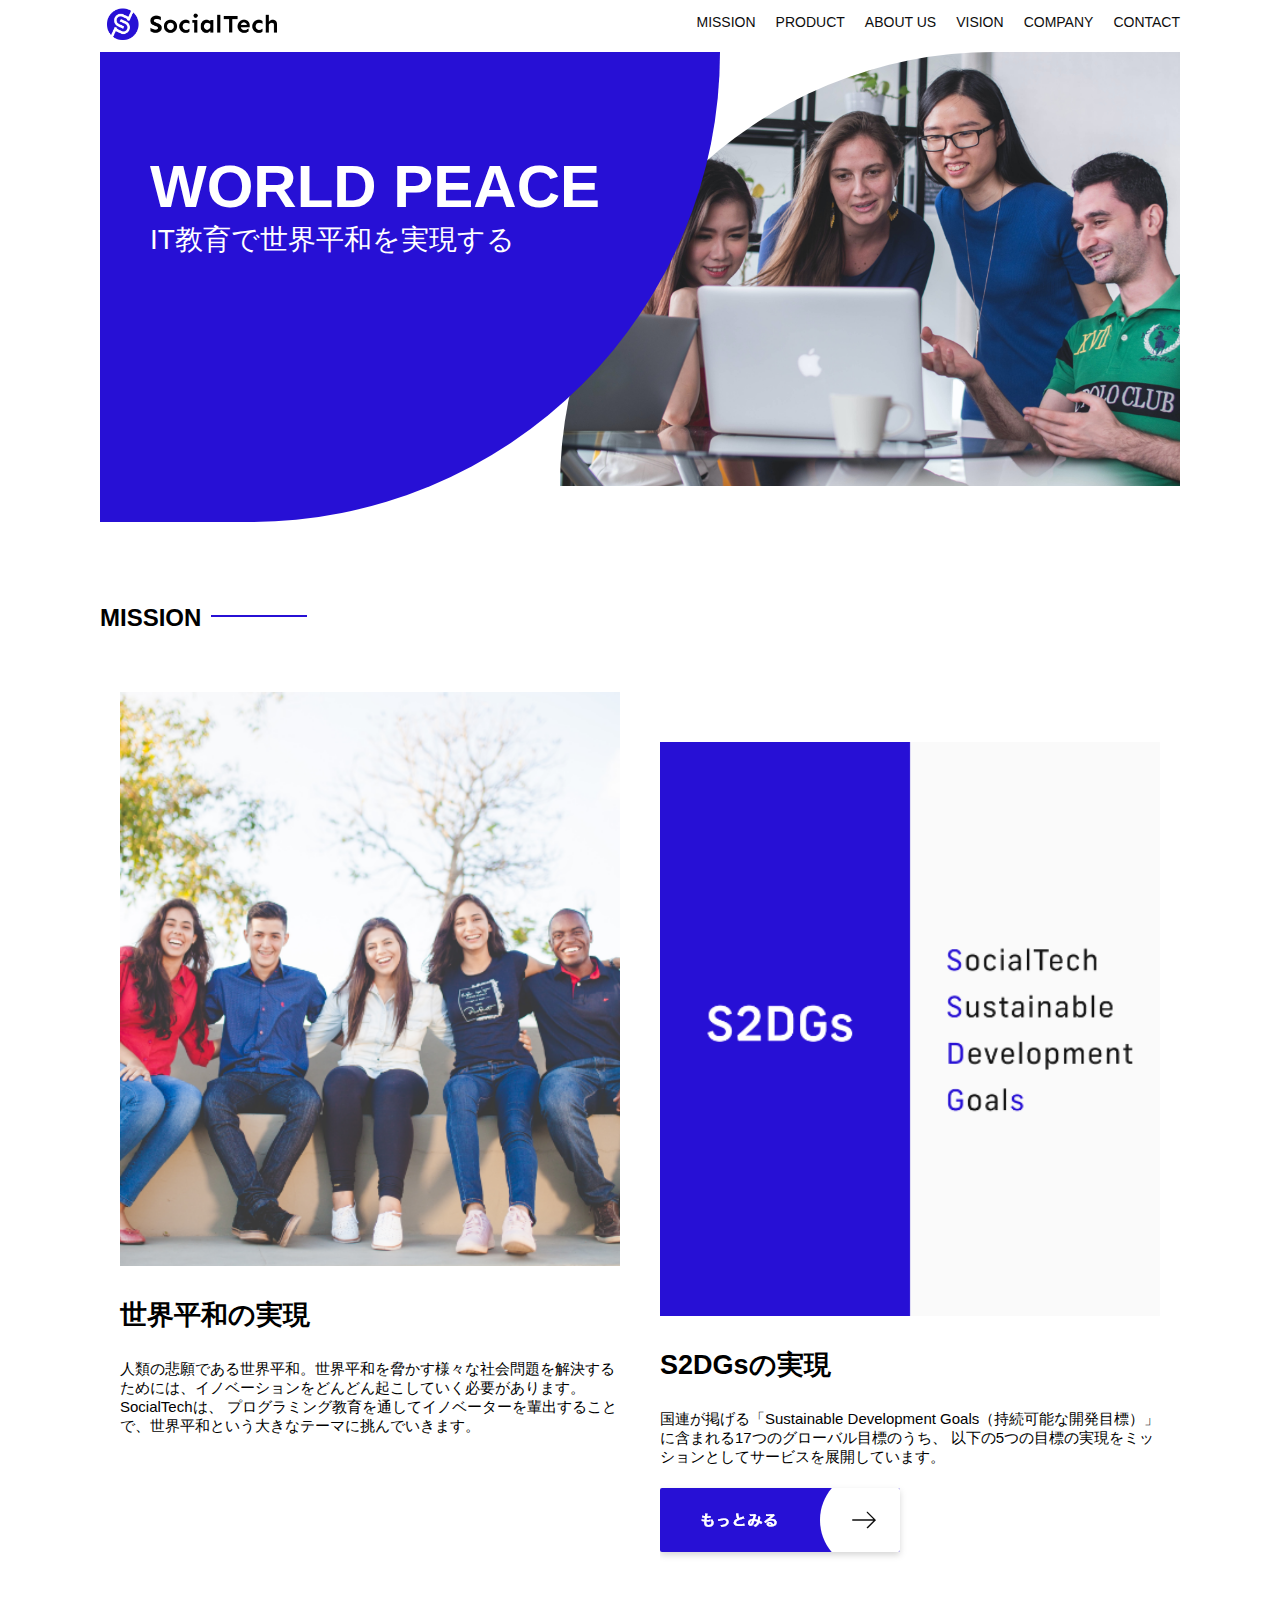
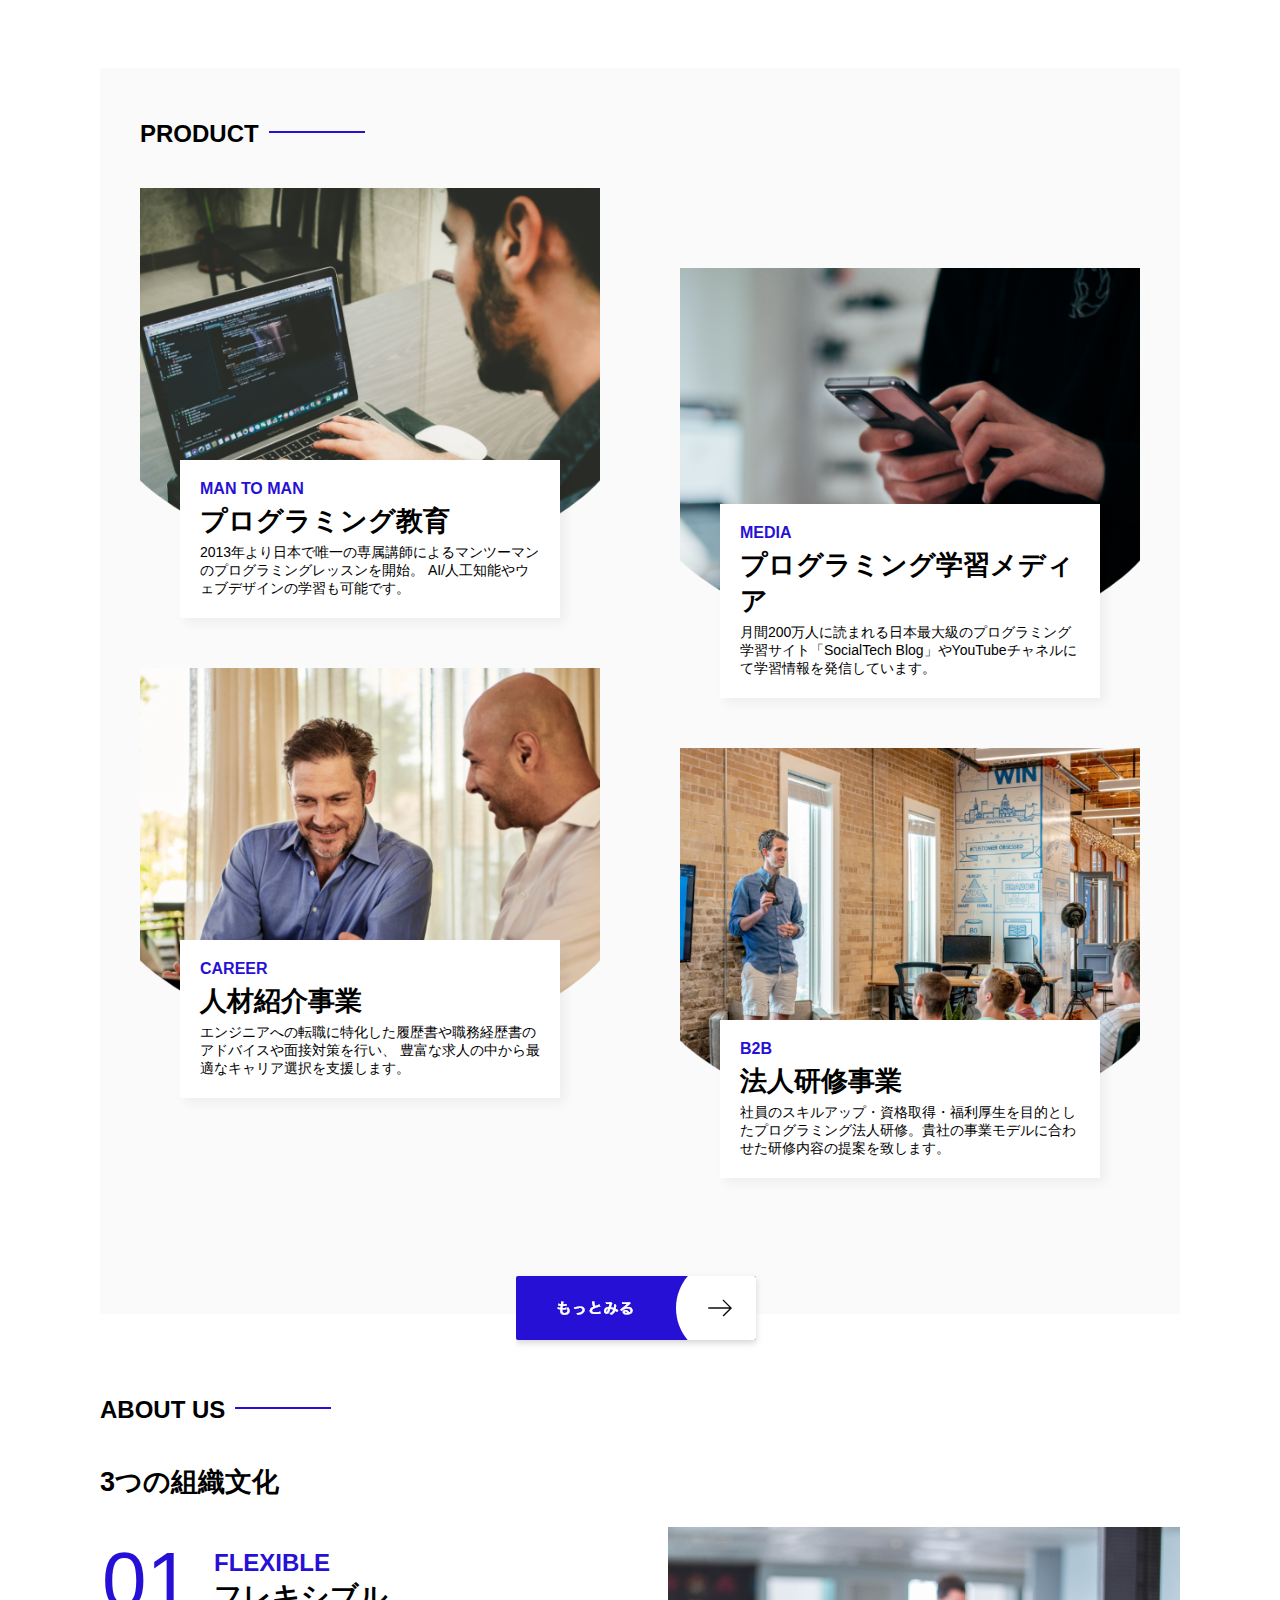
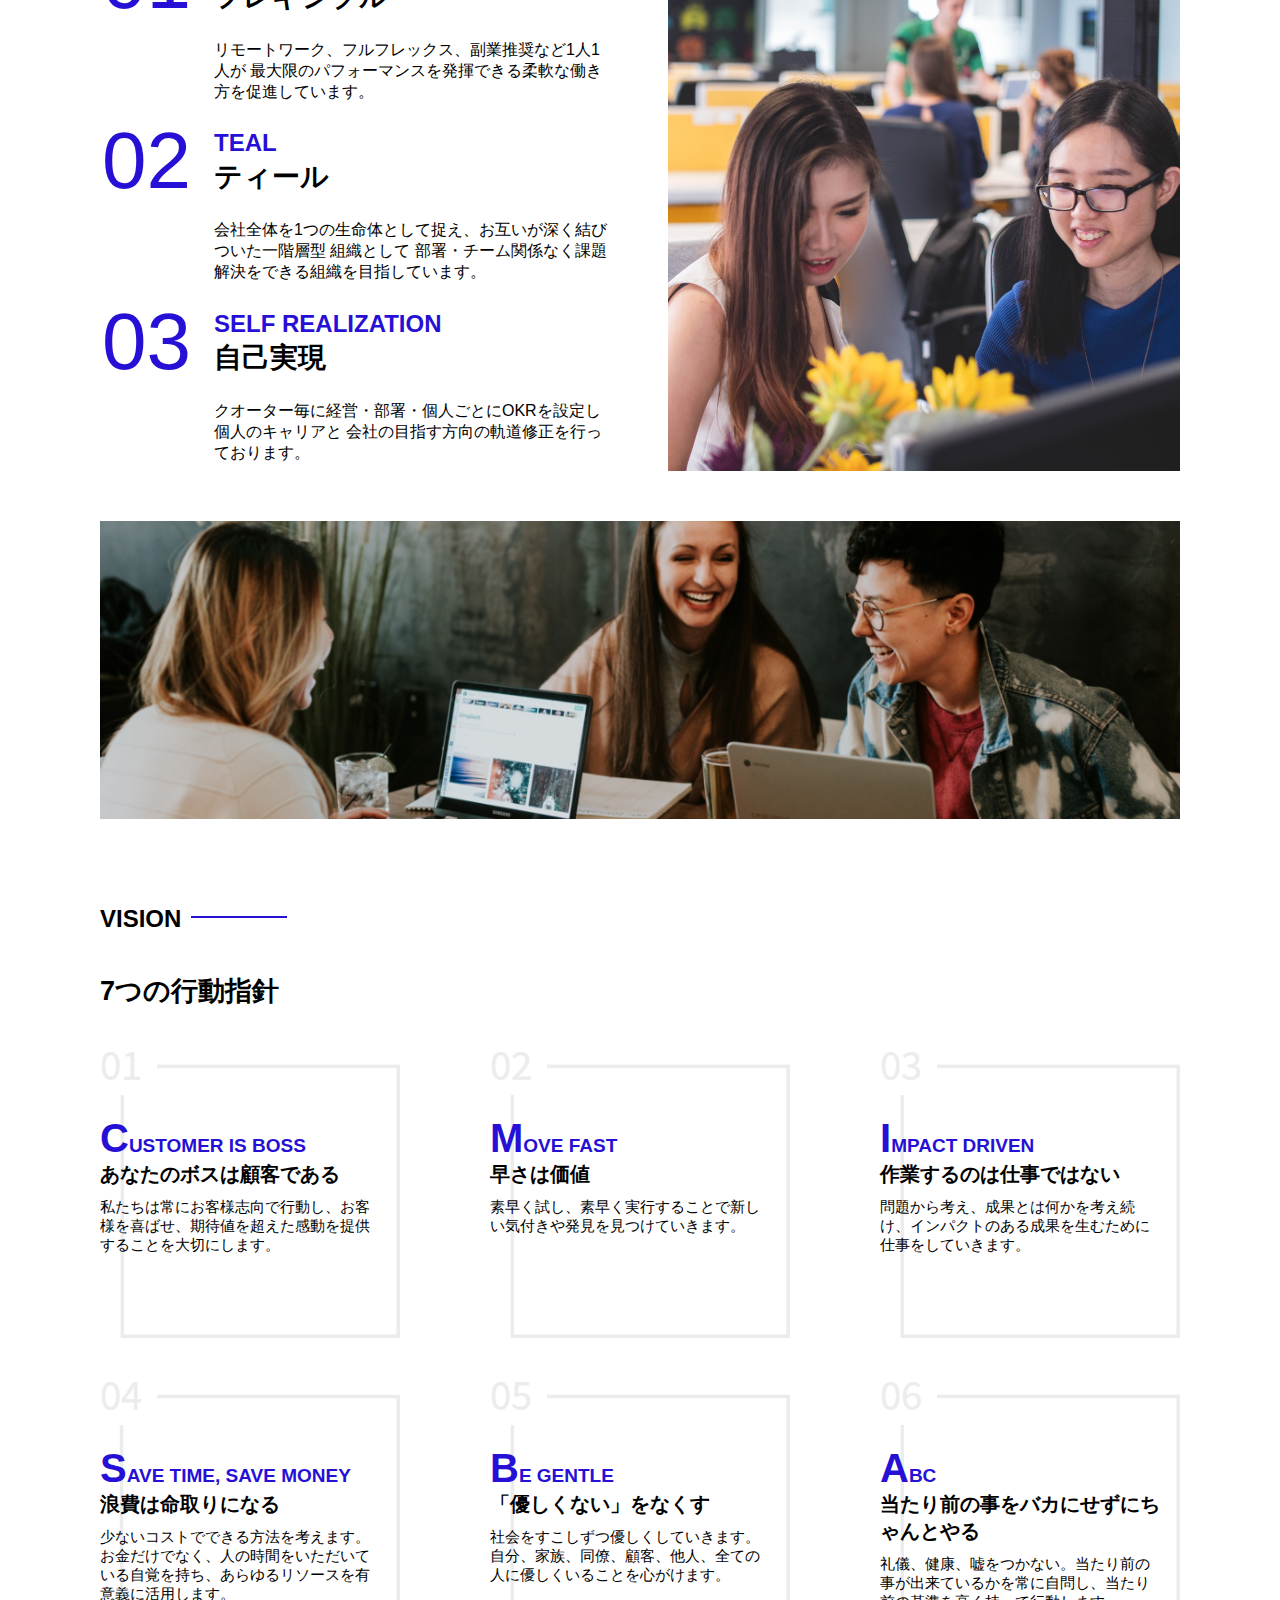
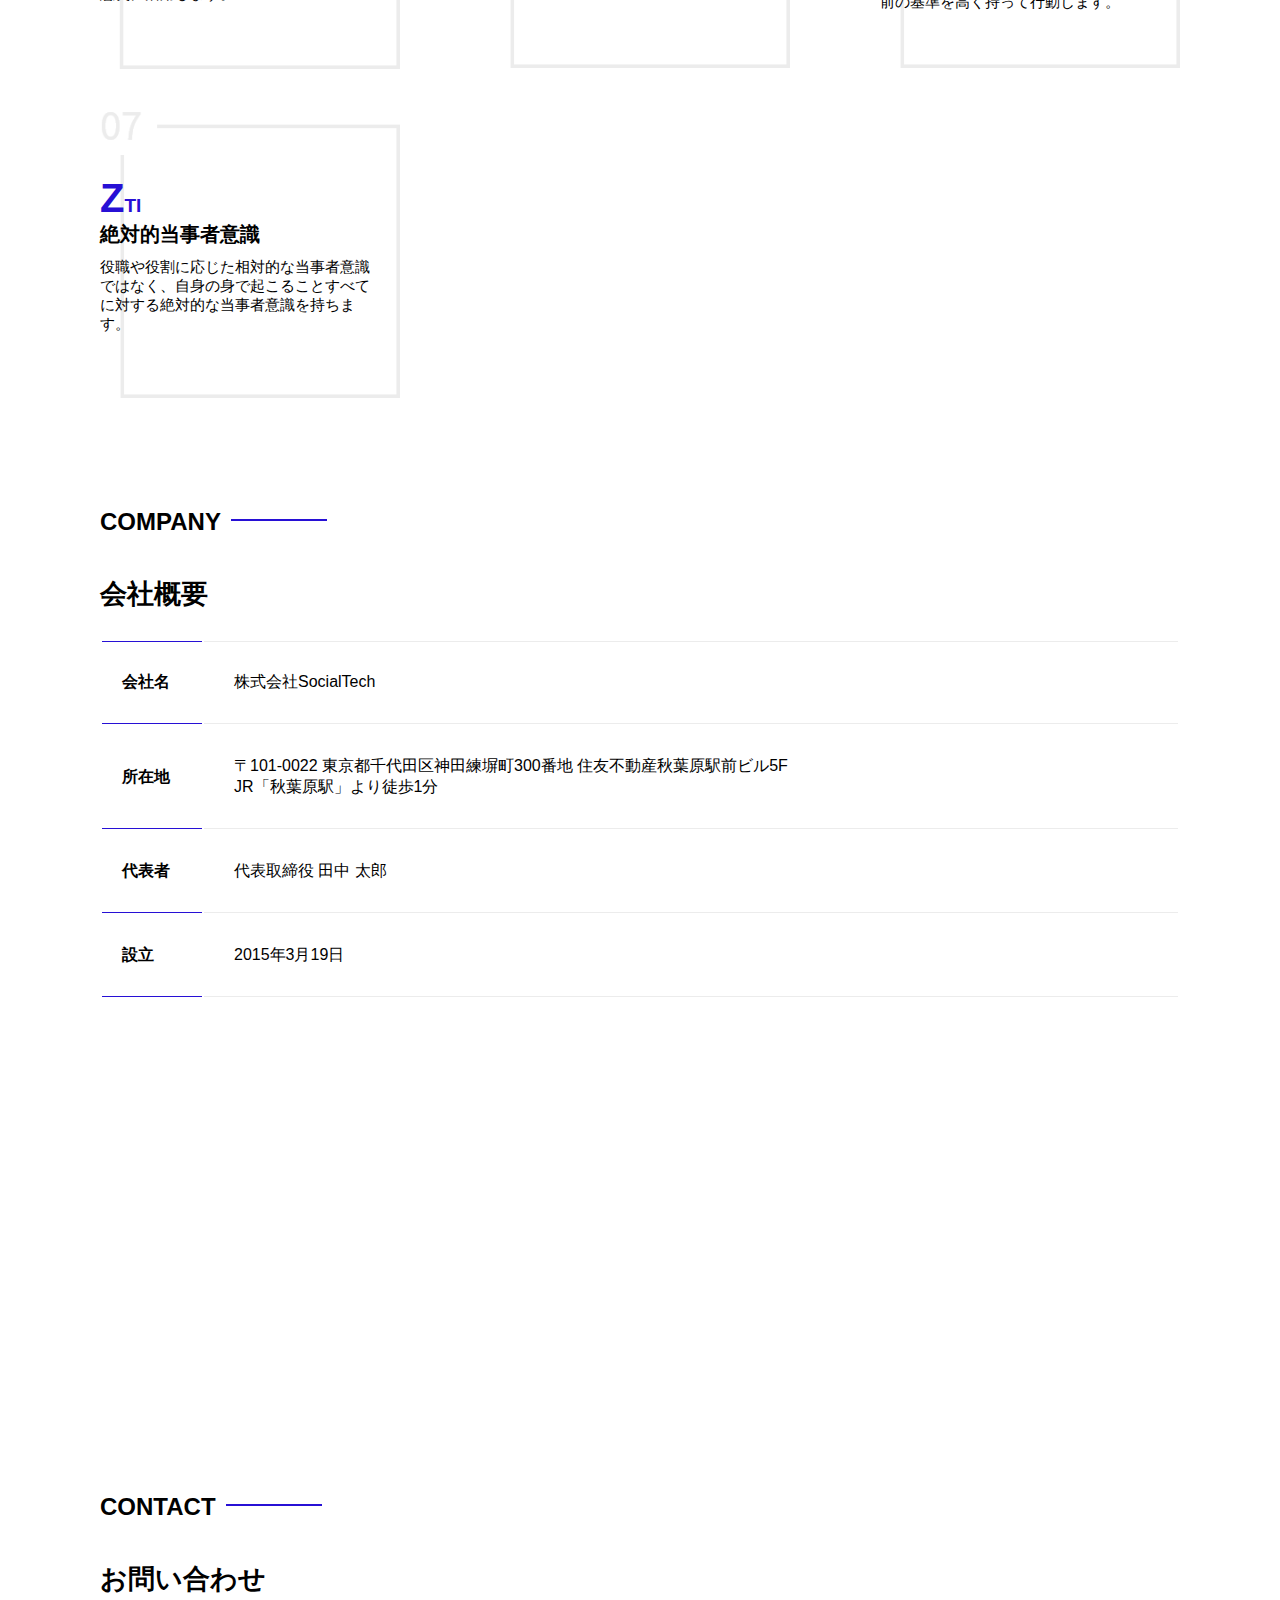
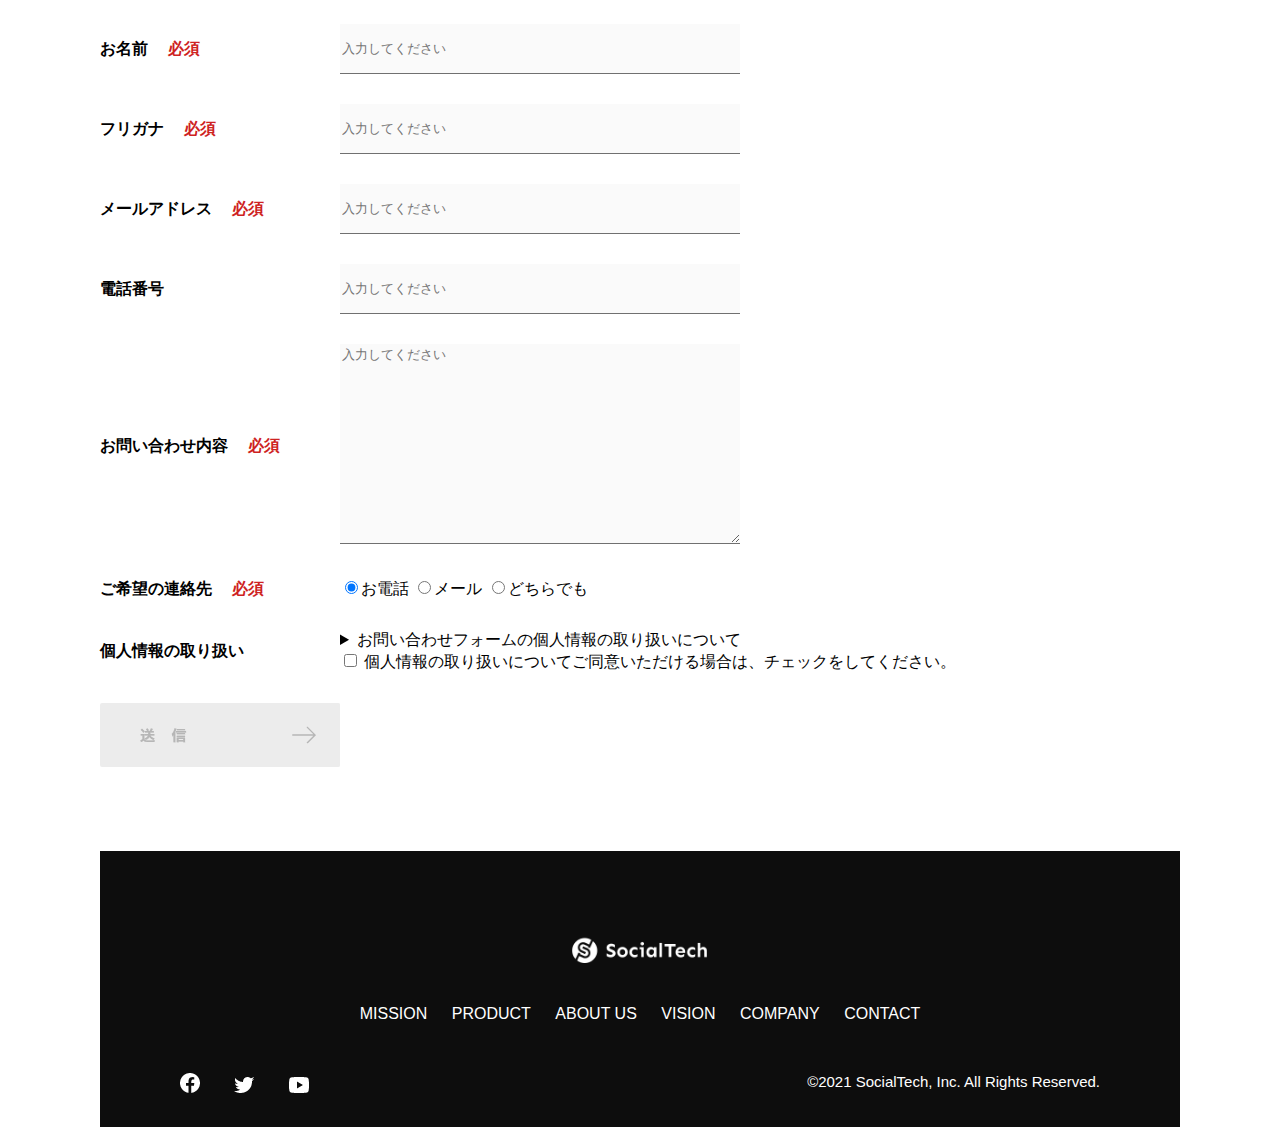
<file: index.html>
<!DOCTYPE html>
<html>
<head>
  <title>SocialTech</title>
  <meta charset="UTF-8">
  <meta name="description" content="SocialTechはEdTech業界のリーディングカンパニーを目指します。">
  <meta name="viewport" content="width=device-width, initial-scale=1.0">
  <link rel="stylesheet" href="style.css">
</head>
<body>
   <!-- ヘッダー -->
   <header>
        <a href="index.html" id="logo">
            <img src="images/logo.png">
        </a>

    <!--- PC用ナビゲージョン　-->
    <nav id="nav-pc">
        <ul>
         <li><a href="mission.html">MISSION</a></li>
         <li><a href="product.html">PRODUCT</a></li>
         <li><a href="index.html#aboutus">ABOUT US</a></li>
         <li><a href="index.html#vision">VISION</a></li>
         <li><a href="index.html#company">COMPANY</a></li>
         <li><a href="index.html#contact">CONTACT</a></li>
        </ul>
    </nav>
        <!--スマホ用メニューボタン-->
        <button id="menu-sp" onclick="document.getElementById('nav-sp').style.display = 'block'">
            <img src="images/button-menu.png" alt="ナビゲーションを開く">
        </button>
        <!-- スマホ用ナビゲーション-->
        <div id="nav-sp">
            <button id="close" onclick="document.getElementById('nav-sp').style.display = 'none'">
                <img src="images/button-close.png" alt="ナビゲーションを閉じる">
            </button>

            <nav>
                <ul>
                    <li>
                        <a id="logo-sp" href="index.html" onclick="document.getElementById('nav-sp').style.display = 'none'"><img src="images/logo-sp.png" alt="トップページに戻る"></a>
                    </li>
                    <li><a class="menu" href="mission.html" onclick="document.getElementById('nav-sp').style.display = 'none'">MISSION</a></li>
                    <li><a class="menu" href="product.html" onclick="document.getElementById('nav-sp').style.display = 'none'">PRODUCT</a></li>
                    <li><a class="menu" href="index.html#aboutus" onclick="document.getElementById('nav-sp').style.display = 'none'">ABOUT</a></li>
                    <li><a class="menu" href="index.html#vision" onclick="document.getElementById('nav-sp').style.display = 'none'">VISION</a></li>
                    <li><a class="menu" href="index.html#company" onclick="document.getElementById('nav-sp').style.display = 'none'">COMPANY</a></li>
                    <li><a class="menu" href="index.html#contact" onclick="document.getElementById('nav-sp').style.display = 'none'">CONTACT</a></li>
                </ul>
            </nav>
            <div id="sns">
                <a href="https://www.facebook.com/sejuku2013">
                    <img src="images/button-facebook.png" alt="Favebookのリンク">
                </a>
                <a href="https://twitter.com/samuraijuku">
                    <img src="images/button-twitter.png" alt="Twitterのリンク">
                </a>
                <a href="https://www.youtube.com/channel/UCCFOQO5aDK0xXam4cUQXT8g">
                    <img src="images/button-youtube.png" alt="YouTubeのリンク">
                </a>
            </div>
        </div>
   </header>

   <main>
    <article>
        <section id="main-visual">
            <div id="main-message">
                <h1>WORLD PEACE</h1>
                <p>IT教育で世界平和を実現する</p>
            </div>
            <img src="images/index/index-main.png" alt="PCの周りに集まる多国籍の仲間たち">
         </section>

        <section id="mission">
            <h2 class="index-h2">MISSION</h2>
            <div id="mission-flex">
                <div>
                    <img id="mission-photo" src="images/index/index-mission.png" ait="屋外のベンチで写真を撮影する多国籍の仲間たち">
                    <h3>世界平和の実現</h3>
                    <p>人類の悲願である世界平和。世界平和を脅かす様々な社会問題を解決するためには、イノベーションをどんどん起こしていく必要があります。SocialTechは、
                        プログラミング教育を通してイノベーターを輩出することで、世界平和という大きなテーマに挑んでいきます。</p>
                </div>

                <div>
                    <img id="s2dgs" src="images/index/s2dgs.png" ait="S2DGs">
                    <h3>S2DGsの実現</h3>
                    <p>国連が掲げる「Sustainable Development Goals（持続可能な開発目標）」に含まれる17つのグローバル目標のうち、
                        以下の5つの目標の実現をミッションとしてサービスを展開しています。</p>
                    <a href="mission.html">
                        <img src="images/button-more.png" alt="もっと見る">
                    </a>
                </div>
            </div>
        </section>
        <section id="product">
            <h2 class="index-h2">PRODUCT</h2>
            <div class="product-flex">

                <div id="product-left">
                    <div>
                        <img class="product-photo" src="images/index/index-mantoman.png" alt="PCでコードを書く男性">
                        <div class="product-explain">
                            <span>MAN TO MAN</span>
                            <h3>プログラミング教育</h3>
                            <p>2013年より日本で唯一の専属講師によるマンツーマンのプログラミングレッスンを開始。
                                AI/人工知能やウェブデザインの学習も可能です。</p>
                        </div>
                    </div>

                    <div>
                        <img class="product-photo" src="images/index/index-career.png" alt="笑顔で話し合う2人の男性">
                        <div class="product-explain">
                            <span>CAREER</span>
                            <h3>人材紹介事業</h3>
                            <p>エンジニアへの転職に特化した履歴書や職務経歴書のアドバイスや面接対策を行い、
                                豊富な求人の中から最適なキャリア選択を支援します。</p>
                        </div>
                    </div>
                </div>

                <div id="product-right">
                    <div>
                        <img class="product-photo" src="images/index/index-media.png" alt="スマートフォンを操作する人">
                        <div class="product-explain">
                          <span>MEDIA</span>
                          <h3>プログラミング学習メディア</h3>
                          <p>月間200万人に読まれる日本最大級のプログラミング学習サイト「SocialTech Blog」やYouTubeチャネルにて学習情報を発信しています。</p>
                        </div>
                    </div>
                    <div>
                        <img class="product-photo" src="images/index/index-b2b.png" alt="講演中の男性とそれを聴く人々">
                        <div class="product-explain">
                          <span>B2B</span>
                          <h3>法人研修事業</h3>
                          <p>社員のスキルアップ・資格取得・福利厚生を目的としたプログラミング法人研修。貴社の事業モデルに合わせた研修内容の提案を致します。</p>
                        </div>
                    </div>
                </div>
            </div>
        
        <div id="product-more">
            <a href= "product.html">
                <img src="images/button-more.png" alt="もっと見る">
            </a>
        </div>
        </section>

    <section id="aboutus">
        <h2 class="index-h2">ABOUT US</h2>
         <h3>3つの組織文化</h3>

         <div>
            <table class="culture-table">
                <tr>
                    <td class="culture-num">01</td>
                    <th><span class="culture-en">FLEXIBLE</span><br>フレキシブル</th>
                </tr>
                <tr>
                    <td></td>
                    <td class="culture-description">リモートワーク、フルフレックス、副業推奨など1人1人が
                        最大限のパフォーマンスを発揮できる柔軟な働き方を促進しています。</td>                
                </tr>
                <tr>
                    <td class="culture-num">02</td>
                    <th><span class="culture-en">TEAL</span><br>ティール</th>
                </tr>
                <tr>
                    <td></td>
                    <td class="culture-description">会社全体を1つの生命体として捉え、お互いが深く結びついた一階層型 組織として
                        部署・チーム関係なく課題解決をできる組織を目指しています。</td>                
                </tr>
                <tr>
                    <td class="culture-num">03</td>
                    <th><span class="culture-en">SELF REALIZATION</span><br>自己実現</th>
                </tr>
                <tr>
                    <td></td>
                    <td class="culture-description">クオーター毎に経営・部署・個人ごとにOKRを設定し個人のキャリアと 
                        会社の目指す方向の軌道修正を行っております。</td>                
                </tr>
            </table>
            <img class="culture-img" src="images/index/index-aboutus1.png" alt="笑顔で話し合う2人の女性">
         </div>
         <img class="culture-img2" src="images/index/index-aboutus2.png" alt="笑顔で話し合う3人の男女">
    </section>

    <section id="vision">
    <h2 class="index2">VISION</h2>
    <h3>7つの行動指針</h3>
    <div>
        <div class="vision-box">
            <img src="images/index/vision-01.png" alt="01">
            <div>
                <h4>CUSTOMER IS BOSS</h4>
                <h5>あなたのボスは顧客である</h5>
                <p>私たちは常にお客様志向で行動し、お客様を喜ばせ、期待値を超えた感動を提供することを大切にします。</p>
              </div>
        </div>
        <div class="vision-box">
            <img src="images/index/vision-02.png" alt="02">
            <div>
                <h4>MOVE FAST</h4>
                <h5>早さは価値</h5>
                <p>素早く試し、素早く実行することで新しい気付きや発見を見つけていきます。</p>
              </div>
        </div>
        <div class="vision-box">
            <img src="images/index/vision-03.png" alt="03">
            <div>
                <h4>IMPACT DRIVEN</h4>
                <h5>作業するのは仕事ではない</h5>
                <p>問題から考え、成果とは何かを考え続け、インパクトのある成果を生むために仕事をしていきます。</p>
              </div>
        </div>
        <div class="vision-box">
            <img src="images/index/vision-04.png" alt="04">
            <div>
                <h4>SAVE TIME, SAVE MONEY</h4>
                <h5>浪費は命取りになる</h5>
                <p>少ないコストでできる方法を考えます。お金だけでなく、人の時間をいただいている自覚を持ち、あらゆるリソースを有意義に活用します。</p>
              </div>
        </div>
        <div class="vision-box">
            <img src="images/index/vision-05.png" alt="05">
            <div>
                <h4>BE GENTLE</h4>
                <h5>「優しくない」をなくす</h5>
                <p>社会をすこしずつ優しくしていきます。自分、家族、同僚、顧客、他人、全ての人に優しくいることを心がけます。</p>
              </div>
        </div>
        <div class="vision-box">
            <img src="images/index/vision-06.png" alt="06">
            <div>
                <h4>ABC</h4>
                <h5>当たり前の事をバカにせずにちゃんとやる</h5>
                <p>礼儀、健康、嘘をつかない。当たり前の事が出来ているかを常に自問し、当たり前の基準を高く持って行動します。</p>
              </div>
        </div>
        <div class="vision-box">
            <img src="images/index/vision-07.png" alt="07">
            <div>
                <h4>ZTI</h4>
                <h5>絶対的当事者意識</h5>
                <p>役職や役割に応じた相対的な当事者意識ではなく、自身の身で起こることすべてに対する絶対的な当事者意識を持ちます。</p>
              </div>
        </div>
    </div>
    </section>
    <section id="company">
        <h2 class="index-h2">COMPANY</h2>
        <h3>会社概要</h3>
            <table id="company-table">
                <tr>
                    <th class="tableheader tableheader-first">会社名</th>
                    <td class="cell cell-first">株式会社SocialTech</td>
                </tr>
                <tr>
                    <th class="tableheader">所在地</th>
                    <td class="cell">〒101-0022 東京都千代田区神田練塀町300番地 住友不動産秋葉原駅前ビル5F<br>JR「秋葉原駅」より徒歩1分</td>
                </tr>
                <tr>
                    <th class="tableheader">代表者</th>
                    <td class="cell">代表取締役 田中 太郎</td>
                  </tr>
                  <tr>
                    <th class="tableheader">設立</th>
                    <td class="cell">2015年3月19日</td>
                  </tr>
            </table>
    <iframe src="https://www.google.com/maps/embed?pb=!1m18!1m12!1m3!1d3240.060393772694!2d139.7747129!3d35.7001314!2m3!1f0!2f0!3f0!3m2!1i1024!2i768!4f13.1!3m3!1m2!1s0x60188ea7ba1a054d%3A0x81605e8b12064e47!2z44CSMTAxLTAwMjIg5p2x5Lqs6YO95Y2D5Luj55Sw5Yy656We55Sw57e05aGA55S6MzAw55Wq5Zyw!5e0!3m2!1sja!2sjp!4v1728356408065!5m2!1sja!2sjp" 
    style="border:0;" allowfullscreen="" loading="lazy" referrerpolicy="no-referrer-when-downgrade"></iframe>
    </section>
    
    <section id="contact">
        <h2 class="index-h2">CONTACT</h2>
         <h3>お問い合わせ</h3>
         <form>
            <div>
                <div class="contact-heading">
                    <label class="contact-label">お名前</label><span class="contact-span">必須</span>
                </div>
                <div>
                    <input type="text" name="name" placeholder="入力してください" class="contact-textbox"> 
                </div>
            </div>
            <div>
                <div class="contact-heading">
                    <label class="contact-label">フリガナ</label><span class="contact-span">必須</span>
                </div>
                <div>
                    <input type="text" name="hurigana" placeholder="入力してください" class="contact-textbox"> 
                </div>
            </div>
            <div>
                <div class="contact-heading">
                    <label class="contact-label">メールアドレス</label><span class="contact-span">必須</span>
                </div>
                <div>
                    <input type="text" name="email" placeholder="入力してください" class="contact-textbox"> 
                </div>
            </div>
            <div>
                <div class="contact-heading">
                    <label class="contact-label">電話番号</label>
                </div>
                <div>
                    <input type="text" name="tel" placeholder="入力してください" class="contact-textbox"> 
                </div>
            </div>
            <div>
                <div class="contact-heading">
                    <label class="contact-label">お問い合わせ内容<span class="contact-span">必須</span></label>
                </div>
                <div>
                    <textarea class="contact-textarea" placeholder="入力してください" name="message"></textarea>
                </div>
            </div>
            <div>
                <div class="contact-heading">
                    <label class="contact-label">ご希望の連絡先<span class="contact-span">必須</span></label>
                </div>
                <div>
                    <input class="radiobutton" type="radio" value="tel" class="contact" checked><label>お電話</label>
                    <input class="radiobutton" type="radio" value="mail" class="contact"><label>メール</label> 
                    <input class="radiobutton" type="radio" value="both" class="contact"><label>どちらでも</label> 
                </div>
            </div>
            <div>
                <div class="contact-heading">
                    <label class="contact-label">個人情報の取り扱い</label>
                </div>
                <div>
                    <details>
                        <summary>お問い合わせフォームの個人情報の取り扱いについて</summary>
                        <div>
                            <dl>
                                <dt>1.組織の名称又は氏名</dt>
                                <dd>株式会社SocialTech</dd>
                                <dt>2.個人情報保護管理者（若しくはその代理人）の氏名又は職名、所属及び連絡先</dt>
                                <dd>
                                    <p>鈴木 一郎 コーポレート部</p>
                                    <p>メールアドレス:samurai@example.com</p>
                                    <p>TEL:03-1234-5678</p>
                                </dd>
                                <dt>3.個人情報の利用目的</dt>
                                <dd>
                                    <ul>
                                        <li>本サービス及び本サービスに関連する情報の提供又はそれらに関する連絡のため</li>
                                        <li>ユーザーの本人確認のため</li>
                                        <li>当社サービスのご案内のため</li>
                                        <li>当社の商品等の広告または宣伝（電子メールによるものを含むものとします。）</li>
                                    </ul>
                                </dd>
                                <dt>4.個人情報の取り扱い業務の委託</dt>
                                <dd>個人情報の取扱業務の全部または一部を外部に業務委託する場合があります。その際、弊社は、個人情報を適切に保護できる管理体制を敷き実行していることを条件として委託先を厳選したうえで、機密保持契約を委託先と締結し、お客様の個人情報を厳密に管理させます。</dd>
                                <dt>5.個人情報の開示等の請求</dt>
                                <dd>
                                    お客様は、弊社に対してご自身の個人情報の開示等（利用目的の通知、開示、内容の訂正・追加・削除、利用の停止または消去、第三者への提供の停止）に関して、当社問合わせ窓口に申し出ることができます。<br>
                                    その際、弊社はお客様ご本人を確認させていただいたうえで、合理的な期間内に対応いたします。<br>
                                    なお、個人情報に関する弊社問合わせ先は、次の通りです。
                                </dd>
                                <dd>
                                    <p>株式会社SocialTech 個人情報問合せ窓口</p>
                                    <p>〒150-0043 東京都千代田区神田練塀町300番地 住友不動産秋葉原駅前ビル5F</p>
                                    <p>メールアドレス:samurai@example.com　TEL：03-1234-5678</p>
                                </dd>

                                <dt>6.個人情報を提供されることの任意性について</dt>
                                <dd>お客様がご自身の個人情報を弊社に提供されるか否かは、お客様のご判断によりますが、もしご提供されない場合には、適切なサービスが提供できない場合がありますので予めご了承ください。</dd>
                            </dl>
                        </div>
                    </details>
                    <input type="checkbox" name="agree">
                    <span>個人情報の取り扱いについてご同意いただける場合は、チェックをしてください。</span>
                </div>
            </div>
                <input type="image" src="images/button-submit.png" alt="送信する">
         </form>
    </section>
    </article>
   </main>
    <footer>
       <div id="footer-logo">
         <img src="images/logo-sp.png" alt="SocialTech">
       </div>
       <div id="footer-link">
        <a href="mission.html">MISSION</a>
        <a href="product.html">PRODUCT</a>
        <a href="index.html#aboutus">ABOUT US</a>
        <a href="index.html#vision">VISION</a>
        <a href="index.html#company">COMPANY</a>
        <a href="index.html#contact">CONTACT</a>
       </div>
       <div id="sns-footer">
        <div class="sns-btns">
            <a href="https://www.facebook.com/sejuku2013"><img src="images/button-facebook.png" alt="Facebookのリンク"></a>
            <a href="https://twitter.com/samuraijuku"><img src="images/button-twitter.png" alt="Twitterのリンク"></a>
            <a href="https://www.youtube.com/channel/UCCFOQO5aDK0xXam4cUQXT8g"><img src="images/button-youtube.png" alt="YouTubeのリンク"></a>   
        </div>
        <p id="copyright">&copy;2021 SocialTech, Inc. All Rights Reserved.</p>
       </div>
    </footer>
</body>
</html>
</file>
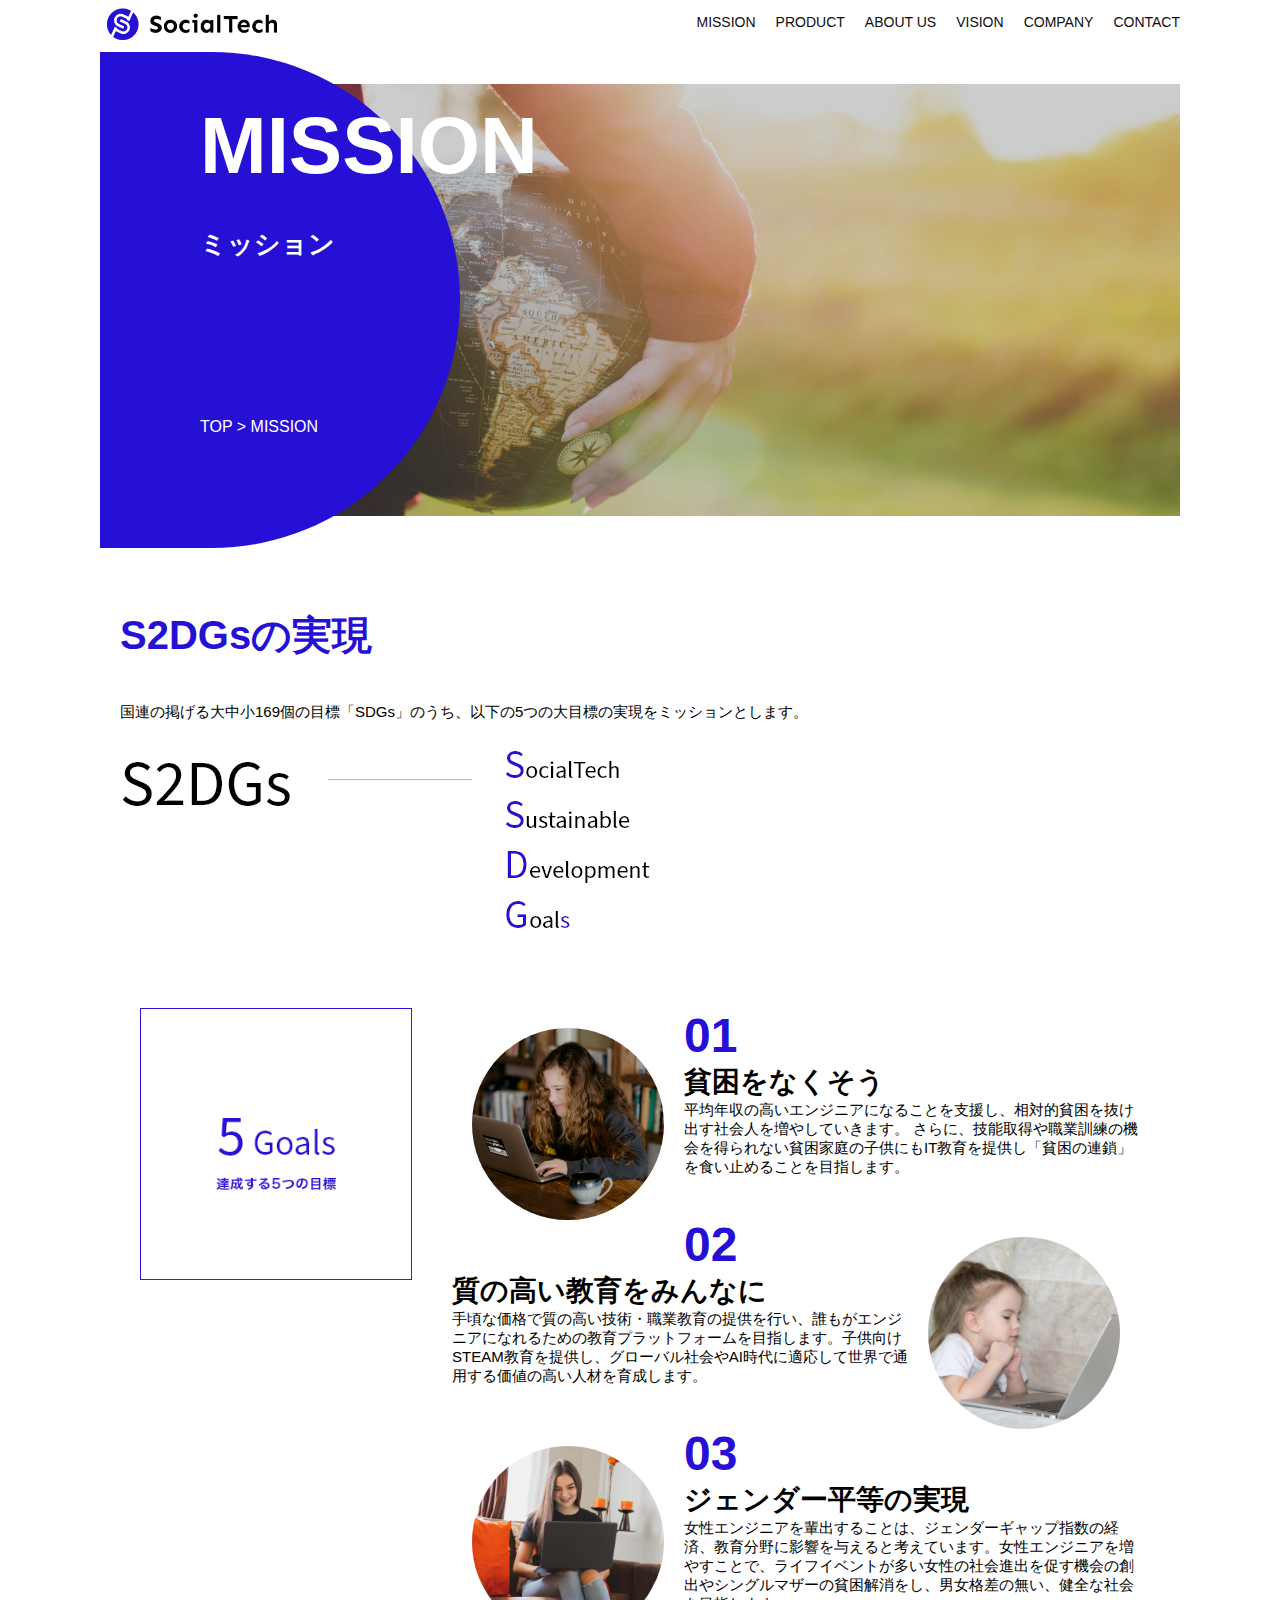
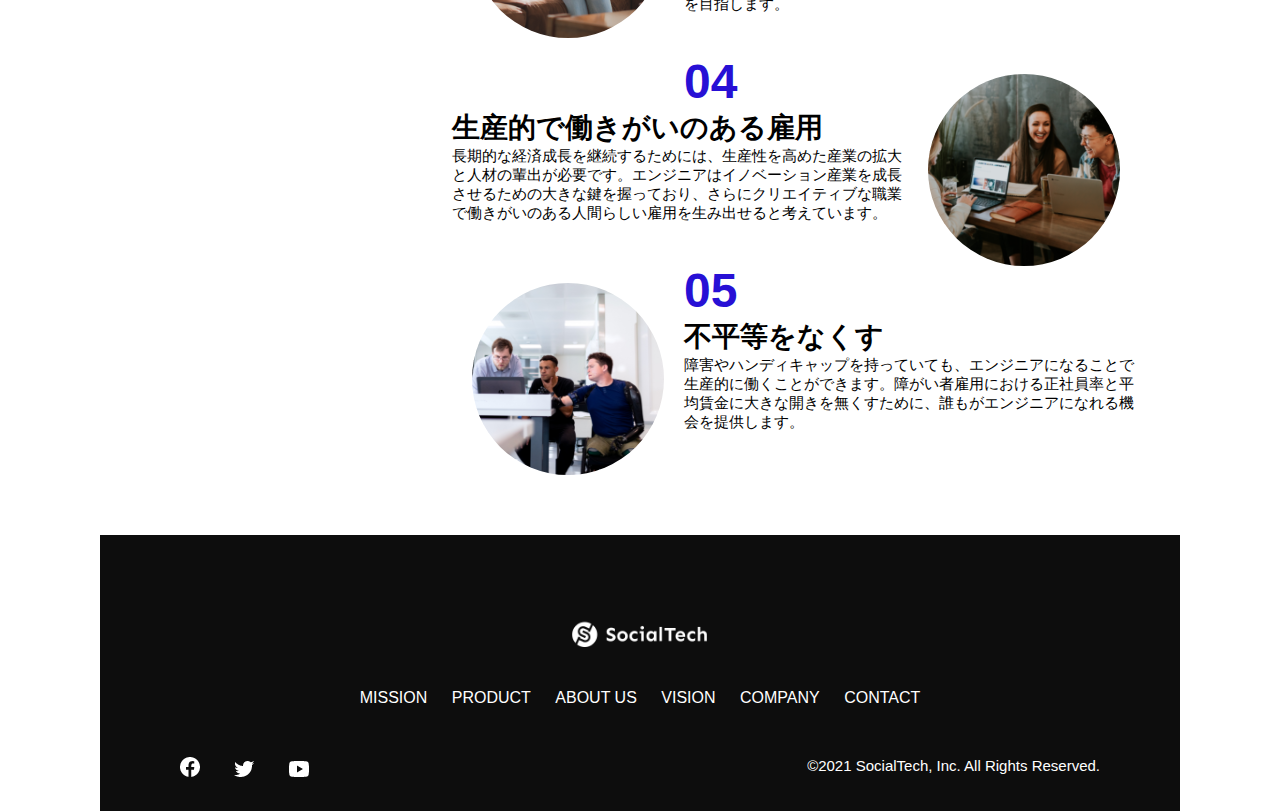
<file: mission.html>
<!DOCTYPE html>
<html>
<head>
  <title>SocialTech - MISSION ミッション -</title>
  <meta charset="UTF-8">
  <meta name="description" content="SocialTechが目指す5つの目標（S2DGs）を紹介します">
  <meta name="viewport" content="width=device-width, initial-scale=1.0">
  <link rel="stylesheet" href="style.css">
</head>
<body>
 <!-- ヘッダー -->
 <header>
  <!-- ロゴ -->
  <a href="index.html" id="logo">
    <img src="images/logo.png" alt="トップページに戻る">
  </a>

  <!-- PC用ナビゲーション -->
  <nav id="nav-pc">
    <ul>
      <li><a href="mission.html">MISSION</a></li>
      <li><a href="product.html">PRODUCT</a></li>
      <li><a href="index.html#aboutus">ABOUT US</a></li>
      <li><a href="index.html#vision">VISION</a></li>
      <li><a href="index.html#company">COMPANY</a></li>
      <li><a href="index.html#contact">CONTACT</a></li>
    </ul>
  </nav>

  <!-- スマホ用メニューボタン -->
  <button id="menu-sp" onclick="document.getElementById('nav-sp').style.display = 'block'">
    <img src="images/button-menu.png" alt="ナビゲーションを開く">
  </button>

  <!-- スマホ用ナビゲーション -->
  <div id="nav-sp">
    <button id="close" onclick="document.getElementById('nav-sp').style.display = 'none'">
      <img src="images/button-close.png" alt="ナビゲーションを閉じる">
    </button>

    <nav>
      <ul>
        <li>
          <a id="logo-sp" href="index.html" onclick="document.getElementById('nav-sp').style.display = 'none'"><img src="images/logo-sp.png" alt="トップページに戻る"></a>
        </li>
        <li><a class="menu" href="mission.html" onclick="document.getElementById('nav-sp').style.display = 'none'">MISSION</a></li>
        <li><a class="menu" href="product.html" onclick="document.getElementById('nav-sp').style.display = 'none'">PRODUCT</a></li>
        <li><a class="menu" href="index.html#aboutus" onclick="document.getElementById('nav-sp').style.display = 'none'">ABOUT US</a></li>
        <li><a class="menu" href="index.html#vision" onclick="document.getElementById('nav-sp').style.display = 'none'">VISION</a></li>
        <li><a class="menu" href="index.html#company" onclick="document.getElementById('nav-sp').style.display = 'none'">COMPANY</a></li>
        <li><a class="menu" href="index.html#contact" onclick="document.getElementById('nav-sp').style.display = 'none'">CONTACT</a></li>
      </ul>
    </nav>
    <div id="sns">
      <a href="https://www.facebook.com/sejuku2013">
        <img src="images/button-facebook.png" alt="Facebookのリンク">
      </a>
      <a href="https://twitter.com/samuraijuku">
        <img src="images/button-twitter.png" alt="Twitterのリンク">
      </a>
      <a href="https://www.youtube.com/channel/UCCFOQO5aDK0xXam4cUQXT8g">
        <img src="images/button-youtube.png" alt="YouTubeのリンク">
      </a>
    </div>
  </div>
</header>

<main>
  <article>
    <section id="mission-main">
      <div class="mission-main-inner">
        <div id="mission-title">
          <h1>MISSION<br><span>ミッション</span></h1>
          <p>TOP > MISSION</p>
        </div>
      </div>
    </section>

    <section id="mission-s2dgs">
      <h2 class="mission-h2">S2DGsの実現</h2>
      <p>国連の掲げる大中小169個の目標「SDGs」のうち、以下の5つの大目標の実現をミッションとします。</p>
      <img src="images/mission/mission-s2dgs.png" alt="S2DGs">
    </section>

    <section id="mission-five-goals">
      <div class="five-goals-image">
        <img src="images/mission/mission-5goals.png" alt="5Goals">
      </div>

      <div class="five-goals-read">
        <div>
          <img class="fivegoals-image-left" src="images/mission/mission-5goals01.png" alt="PCを操作する女の子">
          <span class="fivegoals-number">01</span>
          <h3 class="fivegoals-h3">貧困をなくそう</h3>
          <p class="fivegoals-p">平均年収の高いエンジニアになることを支援し、相対的貧困を抜け出す社会人を増やしていきます。
            さらに、技能取得や職業訓練の機会を得られない貧困家庭の子供にもIT教育を提供し「貧困の連鎖」を食い止めることを目指します。</p>
        </div>
        <div>
          <img class="fivegoals-image-right" src="images/mission/mission-5goals02.png" alt="PCを見つめる小さい女の子">
          <span class="fivegoals-number">02</span>
          <h3 class="fivegoals-h3">質の高い教育をみんなに</h3>
          <p class="fivegoals-p">手頃な価格で質の高い技術・職業教育の提供を行い、誰もがエンジニアになれるための教育プラットフォームを目指します。子供向けSTEAM教育を提供し、グローバル社会やAI時代に適応して世界で通用する価値の高い人材を育成します。</p>
        </div>
        <div>
          <img class="fivegoals-image-left" src="images/mission/mission-5goals03.png" alt="PCを操作する女性">
          <span class="fivegoals-number">03</span>
          <h3 class="fivegoals-h3">ジェンダー平等の実現</h3>
          <p class="fivegoals-p">女性エンジニアを輩出することは、ジェンダーギャップ指数の経済、教育分野に影響を与えると考えています。女性エンジニアを増やすことで、ライフイベントが多い女性の社会進出を促す機会の創出やシングルマザーの貧困解消をし、男女格差の無い、健全な社会を目指します。</p>
        </div>
        <div>
          <img class="fivegoals-image-right" src="images/mission/mission-5goals04.png" alt="笑顔で話し合う3人の男女">
          <span class="fivegoals-number">04</span>
          <h3 class="fivegoals-h3">生産的で働きがいのある雇用</h3>
          <p class="fivegoals-p">長期的な経済成長を継続するためには、生産性を高めた産業の拡大と人材の輩出が必要です。エンジニアはイノベーション産業を成長させるための大きな鍵を握っており、さらにクリエイティブな職業で働きがいのある人間らしい雇用を生み出せると考えています。</p>
        </div>
        <div>
          <img class="fivegoals-image-left" src="images/mission/mission-5goals05.png" alt="障害を持つ男性が生き生きと働く様子">
          <span class="fivegoals-number">05</span>
          <h3 class="fivegoals-h3">不平等をなくす</h3>
          <p class="fivegoals-p">障害やハンディキャップを持っていても、エンジニアになることで生産的に働くことができます。障がい者雇用における正社員率と平均賃金に大きな開きを無くすために、誰もがエンジニアになれる機会を提供します。</p>
        </div>
      </div>
    </section>
  </article>
</main>

<footer>
  <div id="footer-logo">
    <img src="images/logo-sp.png" alt="SocialTech">
  </div>
  <div id="footer-link">
    <a href="mission.html">MISSION</a>
    <a href="product.html">PRODUCT</a>
    <a href="index.html#aboutus">ABOUT US</a>
    <a href="index.html#vision">VISION</a>
    <a href="index.html#company">COMPANY</a>
    <a href="index.html#contact">CONTACT</a>
  </div>
  <div id="sns-footer">
    <div class="sns-btns">
      <a href="https://www.facebook.com/sejuku2013"><img src="images/button-facebook.png" alt="Facebookのリンク"></a>
      <a href="https://twitter.com/samuraijuku"><img src="images/button-twitter.png" alt="Twitterのリンク"></a>
      <a href="https://www.youtube.com/channel/UCCFOQO5aDK0xXam4cUQXT8g"><img src="images/button-youtube.png" alt="YouTubeのリンク"></a>
    </div>
    <p id="copyright">&copy;2021 SocialTech, Inc. All Rights Reserved.</p>
  </div>
</footer>

</body>
</html>
</file>
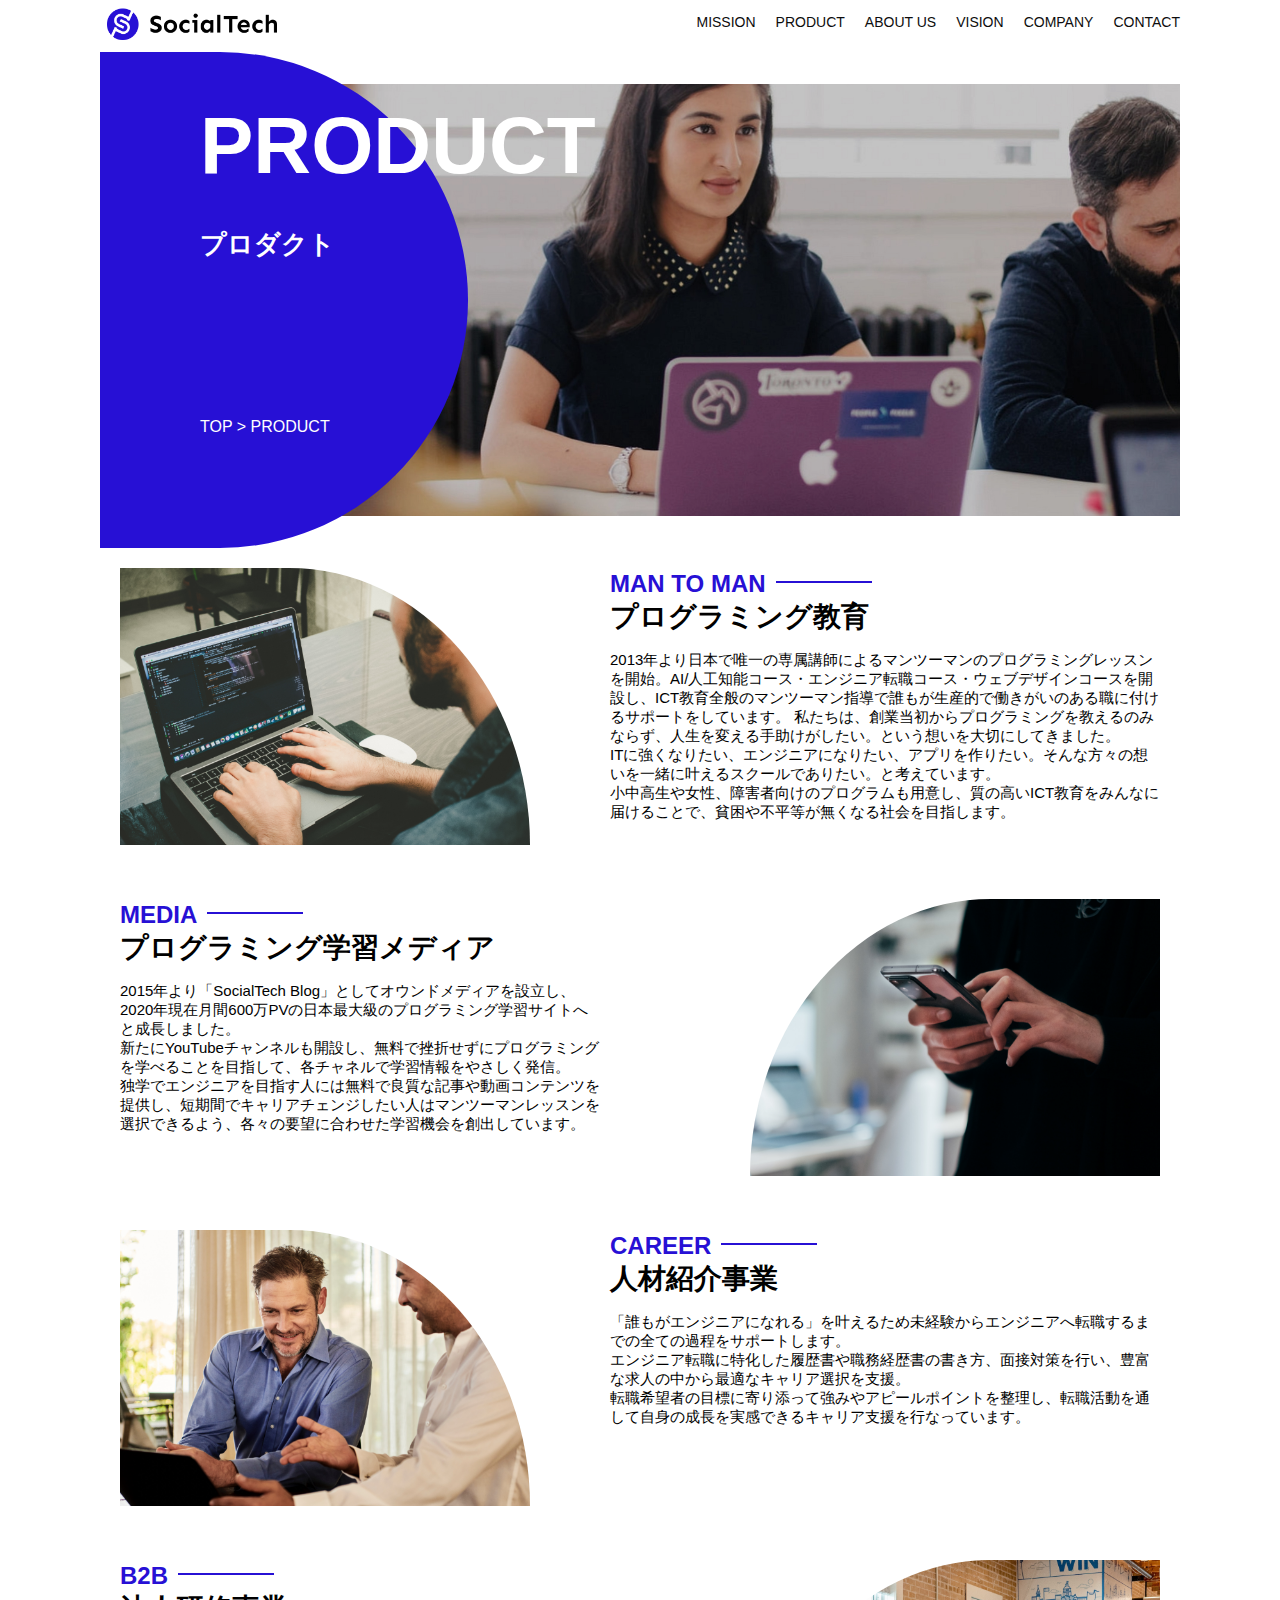
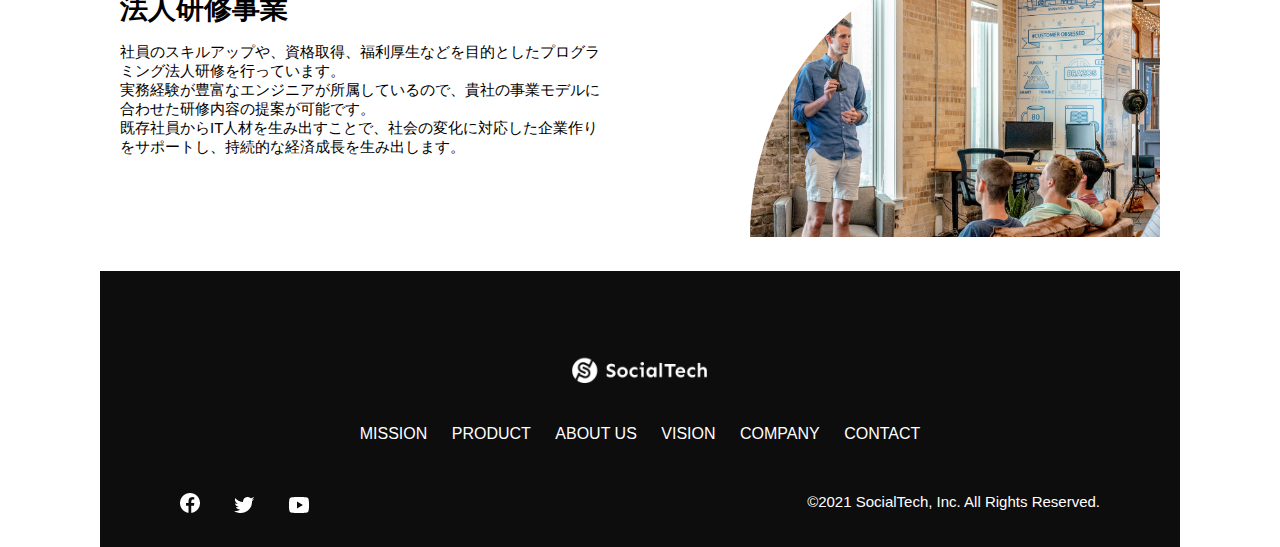
<file: product.html>
<!DOCTYPE html>
<html>
<head>
  <title>SocialTech -PRODUCT プロダクト-</title>
  <meta charset="UTF-8">
  <meta name="description" content="SocialTechの4つのプロダクトを紹介します">
  <meta name="viewport" content="width=device-width, initial-scale=1.0">
  <link rel="stylesheet" href="style.css">
</head>
<body>
   <!-- ヘッダー -->
 <header>
  <!-- ロゴ -->
  <a href="index.html" id="logo">
    <img src="images/logo.png" alt="トップページに戻る">
  </a>

  <!-- PC用ナビゲーション -->
  <nav id="nav-pc">
    <ul>
      <li><a href="mission.html">MISSION</a></li>
      <li><a href="product.html">PRODUCT</a></li>
      <li><a href="index.html#aboutus">ABOUT US</a></li>
      <li><a href="index.html#vision">VISION</a></li>
      <li><a href="index.html#company">COMPANY</a></li>
      <li><a href="index.html#contact">CONTACT</a></li>
    </ul>
  </nav>

  <!-- スマホ用メニューボタン -->
  <button id="menu-sp" onclick="document.getElementById('nav-sp').style.display = 'block'">
    <img src="images/button-menu.png" alt="ナビゲーションを開く">
  </button>

  <!-- スマホ用ナビゲーション -->
  <div id="nav-sp">
    <button id="close" onclick="document.getElementById('nav-sp').style.display = 'none'">
      <img src="images/button-close.png" alt="ナビゲーションを閉じる">
    </button>

    <nav>
      <ul>
        <li>
          <a id="logo-sp" href="index.html" onclick="document.getElementById('nav-sp').style.display = 'none'"><img src="images/logo-sp.png" alt="トップページに戻る"></a>
        </li>
        <li><a class="menu" href="mission.html" onclick="document.getElementById('nav-sp').style.display = 'none'">MISSION</a></li>
        <li><a class="menu" href="product.html" onclick="document.getElementById('nav-sp').style.display = 'none'">PRODUCT</a></li>
        <li><a class="menu" href="index.html#aboutus" onclick="document.getElementById('nav-sp').style.display = 'none'">ABOUT US</a></li>
        <li><a class="menu" href="index.html#vision" onclick="document.getElementById('nav-sp').style.display = 'none'">VISION</a></li>
        <li><a class="menu" href="index.html#company" onclick="document.getElementById('nav-sp').style.display = 'none'">COMPANY</a></li>
        <li><a class="menu" href="index.html#contact" onclick="document.getElementById('nav-sp').style.display = 'none'">CONTACT</a></li>
      </ul>
    </nav>
    <div id="sns">
      <a href="https://www.facebook.com/sejuku2013">
        <img src="images/button-facebook.png" alt="Facebookのリンク">
      </a>
      <a href="https://twitter.com/samuraijuku">
        <img src="images/button-twitter.png" alt="Twitterのリンク">
      </a>
      <a href="https://www.youtube.com/channel/UCCFOQO5aDK0xXam4cUQXT8g">
        <img src="images/button-youtube.png" alt="YouTubeのリンク">
      </a>
    </div>
  </div>
</header>
<main>
  <article>
    <section id="product-main">
      <div class="product-main-inner">
        <div id="product-title">
          <h1>PRODUCT<br><span>プロダクト</span></h1>
          <p>TOP > PRODUCT</p>
        </div>
      </div>
    </section>

    <sction class="product-section product-section-left">
      <div class="product-section-img">
        <img src="images/product/product-mantoman.png" alt="PCでコードを書く男性">
      </div>
      <div class="product-read">
        <h2 class="product-h2">MAN TO MAN</h2>
        <h3 class="product-h3">プログラミング教育</h3>
        <p>
          2013年より日本で唯一の専属講師によるマンツーマンのプログラミングレッスンを開始。AI/人工知能コース・エンジニア転職コース・ウェブデザインコースを開設し、ICT教育全般のマンツーマン指導で誰もが生産的で働きがいのある職に付けるサポートをしています。 私たちは、創業当初からプログラミングを教えるのみならず、人生を変える手助けがしたい。という想いを大切にしてきました。<br>ITに強くなりたい、エンジニアになりたい、アプリを作りたい。そんな方々の想いを一緒に叶えるスクールでありたい。と考えています。<br>小中高生や女性、障害者向けのプログラムも用意し、質の高いICT教育をみんなに届けることで、貧困や不平等が無くなる社会を目指します。
        </p>
      </div>
    </sction> 

    <sction class="product-section product-section-right">
      <div class="product-read">
        <h2 class="product-h2">MEDIA</h2>
        <h3 class="product-h3">プログラミング学習メディア</h3>
        <p>
          2015年より「SocialTech Blog」としてオウンドメディアを設立し、2020年現在月間600万PVの日本最大級のプログラミング学習サイトへと成長しました。<br>新たにYouTubeチャンネルも開設し、無料で挫折せずにプログラミングを学べることを目指して、各チャネルで学習情報をやさしく発信。<br>独学でエンジニアを目指す人には無料で良質な記事や動画コンテンツを提供し、短期間でキャリアチェンジしたい人はマンツーマンレッスンを選択できるよう、各々の要望に合わせた学習機会を創出しています。
        </p>
      </div>
      <div class="product-section-img">
        <img src="images/product/product-media.png" alt="スマートフォンを操作する人">
      </div>
    </sction> 

    <sction class="product-section product-section-left">
      <div class="product-section-img">
        <img src="images/product/product-career.png" alt="笑顔で話し合う2人の男性">
      </div>
      <div class="product-read">
        <h2 class="product-h2">CAREER</h2>
        <h3 class="product-h3">人材紹介事業</h3>
          <p>「誰もがエンジニアになれる」を叶えるため未経験からエンジニアへ転職するまでの全ての過程をサポートします。<br>エンジニア転職に特化した履歴書や職務経歴書の書き方、面接対策を行い、豊富な求人の中から最適なキャリア選択を支援。<br>転職希望者の目標に寄り添って強みやアピールポイントを整理し、転職活動を通して自身の成長を実感できるキャリア支援を行なっています。<br></p>
      </div>
    </sction> 

    <sction class="product-section product-section-right">
      <div class="product-read">
        <h2 class="product-h2">B2B</h2>
        <h3 class="product-h3">法人研修事業</h3>
          <p>社員のスキルアップや、資格取得、福利厚生などを目的としたプログラミング法人研修を行っています。<br>実務経験が豊富なエンジニアが所属しているので、貴社の事業モデルに合わせた研修内容の提案が可能です。<br>既存社員からIT人材を生み出すことで、社会の変化に対応した企業作りをサポートし、持続的な経済成長を生み出します。</p>
      </div>
      <div class="product-section-img">
        <img src="images/product/product-b2b.png" alt="講演中の男性とそれを聴く人々">
      </div>
    </sction> 
  </article>
</main>

<footer>
  <div id="footer-logo">
    <img src="images/logo-sp.png" alt="SocialTech">
  </div>
  <div id="footer-link">
    <a href="mission.html">MISSION</a>
    <a href="product.html">PRODUCT</a>
    <a href="index.html#aboutus">ABOUT US</a>
    <a href="index.html#vision">VISION</a>
    <a href="index.html#company">COMPANY</a>
    <a href="index.html#contact">CONTACT</a>
  </div>
  <div id="sns-footer">
    <div class="sns-btns">
      <a href="https://www.facebook.com/sejuku2013"><img src="images/button-facebook.png" alt="Facebookのリンク"></a>
      <a href="https://twitter.com/samuraijuku"><img src="images/button-twitter.png" alt="Twitterのリンク"></a>
      <a href="https://www.youtube.com/channel/UCCFOQO5aDK0xXam4cUQXT8g"><img src="images/button-youtube.png" alt="YouTubeのリンク"></a>
    </div>
    <p id="copyright">&copy;2021 SocialTech, Inc. All Rights Reserved.</p>
  </div>
</footer>

</body>
</html>
</file>
<file: style.css>
* {
    box-sizing: border-box;
}
p {
    font-size: 15px;
}
body {
    max-width: 1080px;
    margin: 0 auto 0 auto;
    font-family: "Source Sans Pro", "Hiragino Kaku Gothic ProN", Meiryo, Arial, sans-serif;
}


header {
    display: flex;
    justify-content: space-between;
}
#nav-pc {
    font-size: 14px;
}
#nav-pc ul {
    display: flex;
    padding-left: 0;
}
#nav-pc li {
    list-style: none;
}
#nav-pc a {
    text-decoration: none;
    margin-left: 20px;
    color: #0d0d0d;
}
#nav-pc a:hover {
    text-decoration: underline;
}
 /*=== スマホ用ナビを非表示 */
#nav-sp, #menu-sp {
    display: none;
}


 /*====== 後略 =====*/
 #main-visual {
    position: relative;
    height: 470px;
  }
  
  #main-message {
    position: absolute;
    top: 0;
    left: 0;
    background-color: #2710d5;
    color: #ffffff;
    border-radius: 0 0 476px 0;
    max-width: 620px;
    height: 100%;
    width: 100%;
    z-index: 11;
  }
  
  #main-message > h1 {
    font-size: 60px;
    margin: 100px 0 0 50px;
  }
  #main-message > p { 
    font-size: 28px;
    margin: 0 0 0 50px;
  }
  
 #main-visual > img {
      max-width: 620px;
      border-radius: 476px 0 0 0;
      position: absolute;
      top: 0;
      right: 0;
      z-index: 10;
 }
h2 {
    margin: 40px 0 40px 0;
  }
  
h2::after {
    content: url("images/line.png");
    margin-left: 10px;
}
  
h3 {
    font-size: 27px;
}

#mission {
    margin: 80px auto 80px auto;
}
#mission-flex {
    display: flex;
}
#mission-flex > div {
    margin: 20px;
    width: 50%;
}
#mission-photo {
    width: 100%;
}
#s2dgs {
    margin-top: 50px;
    width: 100%;
}

#product {
    background-color: #fafafa;
    margin: 80px 0 80px 0;
    padding: 10px 40px 0px 40px;
}
#product .product-flex {
    display: flex;
    margin-top: 40px;
}
#product-left {
    width: 50%;
    margin-right: 20px;
}

#product-right {
    width: 50%;
    margin-left: 20px;
    margin-top: 80px;
}

#product-left > div {
    position: relative;
    height: 480px;
    margin-right: 20px;
}
#product-right > div {
    position: relative;
    height: 480px;
    margin-left: 20px;
}
.product-photo {
    width: 100%;
}
.product-explain {
    background-color: #ffffff;
    position: absolute;
    left: 0;
    bottom: 50px;
    margin: 0 40px 0 40px;
    padding: 20px;
    box-shadow: 5px 5px 10px rgba(0, 0, 0, 0.05);
}
.product-explain > span {
    color: #2710d5;
    font-weight: bold;
    font-size: 16px;
    margin: 0;
}
.product-explain > h3 {
    margin: 5px 0 5px 0;
}
.product-explain > p {
    font-size: 14px;
    margin: 0;
}
#product-more {
    text-align: center;
}

#product-more a {
    position: relative;
    bottom: -42px;
}

#aboutus {
    margin: 80px auto;
}
#aboutus > div {
    display: flex;

}
.culture-img {
    width: 50%;
    align-self: flex-start;
}
.culture-img2 {
    margin-top: 50px;
    width: 100%;
}

.culture-table {
    margin-right: 50px;
}
.culture-num {
    font-size: 80px;
    color: #2710d5;
    padding: 0 20px 0 0;
}
.culture-table th {
    text-align: left;
    font-size: 28px;
    font-weight: bold;
}
.culture-en {
    color: #2710d5;
    font-size: 24px;
}
.culture-description {
    margin: 0;
}

#vision {
    margin: 80px auto;
}
#vision > div {
    display: flex;
    justify-content: space-between;
    flex-wrap: wrap;
}
.vision-box {
    width: 300px;
    height: 300px;
    margin-bottom: 30px;
    position: relative;
}
.vision-box > img {
    width: 100%;
    position: relative;
    z-index: 30;
}
.vision-box > div {
    position: absolute;
    top: 0;
    left: 0;
    z-index: 31;
    margin-right: 20px;
}
.vision-box > div > h4 {
    color: #2710d5;
    font-size: 19px;
    margin: 80px 0 0 0;
}
.vision-box > div > h4::first-letter {
    font-size: 40px;
}
.vision-box > div > h5 {
    font-size: 20px;
    margin: 0 0 0 0;
}
.vision-box > div > p {
    margin: 10px 0 0 0;
}

#company {
    margin: 80px auto 80px auto;
}
#company-table {
    width: 100%;
}
.tableheader {
    text-align: left;
    padding: 20px;
    border-bottom-color: #2710d5;
    border-bottom-width: 1px;
    border-bottom-style: solid;
    width: 100px;
}
.tableheader-first {
    border-top: 1px solid #2710d5;
}

#company > iframe {
    width: 100%;
    height: 368px;
    margin-top: 40px;
  }
.cell {
    padding: 30px;
    border-bottom: 1px solid #ececec;
}
.cell-first {
    border-top: 1px solid #ececec;
}

#contact {
    margin: 80px auto;
}
#contact > form > div {
    display: flex;
    flex-direction: row;
    flex-wrap: wrap;
    padding-bottom: 30px;
}
.contact-heading {
    width: 240px;
    align-self: center;
}
.contact-label {
    font-weight: bold;
}
.contact-span {
    color: #ce2222;
    margin: 0 0 0 20px;
    font-weight: bold;
}
.contact-textbox {
    border-top: 0px;
    border-left: 0px;
    border-right: 0px;
    border-bottom-width: 1px;
    border-bottom-color: #707070;
    border-style: solid;
    background-color: #fafafa;
    width: 400px;
    height: 50px;
}
.contact-textarea {
    border-top: 0px;
    border-left: 0px;
    border-right: 0px;
    border-bottom-width: 1px;
    border-bottom-color: #707070;
    background-color: #fafafa;
    width: 400px;
    height: 200px;
}
#contact dt {
    font-weight: bold;
}
#contact dd {
    margin: 0 0 16px 0;
}
#contact dd p {
    margin: 0;
}
#contact dd ul {
    padding-left: 0;
}
#contact dd li {
    margin-bottom: 0;
    list-style: none;
}
footer {
    background-color: #0d0d0d;
    text-align: center;
    padding: 80px 80px 30px 80px;
}
#footer-logo {
    margin-bottom: 30px;
}
#footer-link {
    margin-bottom: 50px;
}
#footer-link > a {
    text-decoration: none;
    margin: 10px;
    color: #ffffff;
}
#footer-link > a:hover {
    text-decoration: underline;
}
#sns-footer {
    display: flex;
    justify-content: space-between;
    text-align: left;
}
#sns-footer a {
    margin-right: 30px;
}
#copyright {
    color: #ffff;
    margin: 0;
}
.mission-main-inner {
    background-image: url("images/mission/mission-main.png");
    background-repeat: no-repeat;
    background-position-y: center;
}
#mission-title {
    background-color: #2710d5;
    width: 360px;
    color: #ffffff;
    height: 496px;
    border-radius: 0 248px 248px 0;
    position: relative;
}
#mission-title h1 {
    position: absolute;
    top: 0;
    left: 100px;
    font-size: 80px;
    line-height: 1;
}
#mission-title h1 span {
    font-size: 26px;
}
#mission-title > p {
    position: absolute;
    top: 350px;
    left: 100px;
    font-size: 16px;
}
#mission-s2dgs {
    padding: 20px;
}
.mission-h2 {
    color: #2710d5;
    font-size: 40px;
}
.mission-h2::after {
    content: none;
}

#mission-five-goals {
    padding: 20px;
    display: flex;
  }
  
#mission-five-goals .five-goals-image {
    width: 30%;
    padding: 20px;
  }
#mission-five-goals .five-goals-image img {
    width: 100%;
}
#mission-five-goals .five-goals-read {
    width: 70%;
    padding: 20px;
}
#mission-five-goals .five-goals-read > div {
    margin-bottom: 40px;
}
.fivegoals-image-right {
    float: right;
    margin: 20px;
}
.fivegoals-image-left {
    float: left;
    margin: 20px;
}
.fivegoals-number {
    color: #2710d5;
    font-size: 48px;
    font-weight: bold;
    margin: 0;
  }

.fivegoals-h3 {
    font-size: 28px;
    margin: 0;
  }
  
  .fivegoals-p {
    margin: 0;
  }

.product-main-inner {
    background-image: url(images/product/product-main.png);
    background-repeat: no-repeat;
    background-position-y: center;
}
#product-title {
    background-color: #2710d5;
    width: 368px;
    height: 496px;
    border-radius: 0 248px 248px 0;
    position: relative;
    color: #ffffff;
}
#product-title h1 {
    position: absolute;
    top: 0;
    left: 100px;
    font-size: 80px;
    line-height: 1;
}
#product-title h1 span {
    font-size: 26px;
}
#product-title p {
    position: absolute;
    top: 350px;
    left: 100px;
    font-size: 16px;
}

.product-section {
    display: flex;
    padding: 20px 20px 0;
}
.product-section .product-section-img {
    width: 450px;
}
.product-section-left .product-section-img img {
    width: 100%;
    padding: 0 40px 30px 0;
    border-radius: 0 432px 0 0;
}
.product-section-left .product-read {
    width: 50%;
    flex-grow: 1;
    padding-left: 40px;
}
.product-section-left .product-read p {
    margin-bottom: 0;
}
.product-section-right {
    justify-content: space-between;
}
.product-section-right .product-section-img img {
    width: 100%;
    padding: 0 0 30px 40px;
    border-radius: 432px 0 0 0;
}
.product-section-right .product-read {
    width: 500px;
    padding-right: 20px;
}
.product-h2 {
    color: #2710d5;
    font-size: 24px;
    margin: 0;
}
.product-h3 {
    font-size: 28px;
    margin: 0;
}
/*========================
 スマートフォン用のスタイル
=======================*/

@media screen and (max-width: 767px) {
    #nav-pc{
        display: none;
    }

    #menu-sp {
        display: block;
        background-color: transparent;
        float: right;
        padding: o;
        border: none;
    }
    #nav-sp {
        background-color: #2710d5;
        position: fixed;
        left: 0;
        top: 0;
        height: 100%;
        width: 100%;
        display: none;
        z-index: 100;
    }
    #close {
        position: absolute;
        top: 20px;
        right: 20px;
        background-color: transparent;
        border: none;
    }
    #nav-sp nav ul {
        padding-left: 0;
    }
    #nav-sp nav li {
        list-style: none;
    }
    #logo-sp {
        margin: 80px 0 30px 20px;
    }

    #nav-sp nav a {
     display: block;
     color: #ffffff;
   }
   #nav-sp nav a:hover {
    text-decoration: underline;
   }

   #nav-sp .menu {
    text-decoration: none;
    margin: 0 20px;
    height: 44px;
    font-size: 16px;
    background-image: url("images/arrow.png");
    background-repeat: no-repeat;
    background-position: right top;
   }
   #sns {
    position: absolute;
    bottom: 20px;
    left: 20px;
  }
  #sns > a {
    margin-right: 30px;
  }

  #main-visual {
    position: relative;
    height: 470px;
  }

  #main-visual > div {
    text-align: center;
    height: 280px;
  }

  #main-visual h1 {
    font-size: 28px;
    margin: 90px 0 0 0;
  }

  #main-visual > div > p {
    margin: 0;
    font-size: 15px;
  }

  #main-visual > img {
    width: 100%;
    border-radius: 476px 0 0 0;
    top: auto;
    bottom: 0;
  }

  h2 {
    margin: 15px 0 15px 0;
  }

  h3 {
    font-size: 24px;
    margin: 10px 0 0 0;
  }
  #mission {
    margin: 20px 0;
    padding: 0 20px;
  }
  #mission-flex {
    flex-direction: column;
  }
  #mission-flex > div {
    width: 100%;
    margin: 0;
  }
  #product {
    margin: 0;
    padding: 10px 20px 0 20px;
  }
  #product, .product-flex {
    flex-direction: column;
    margin-top: 0;
  }
  #product-left, #product-right {
    width: 100%;
    margin: 0;
  }
  #product-left > div, #product-right > div {
    height: auto;
    margin: 0;
  }
  .product-explain {
    position: relative;
    margin: 0;
  }
  .product-explain > h3 {
    margin: 10px 0;
    font-size: 24px;
  }
  #product-more {
    text-align: left;
  }

  #aboutus {
    margin: 80px 20px;
  }
  #aboutus > div {
    flex-direction: column;
  }
  .culture-table th {
    font-size: 16px;
  }
  .culture-table {
    margin-right: 0;
    padding-right: 20px;
    order: 2;
  }
  .culture-img {
    width: 100%;
    order: 1;
  }
  .culture-img2 {
    margin-top: 0;
  }
  .cultute-num {
    padding: 0;
  }
  .culture-description {
    margin: 0;
  }
  #vision {
    margin: 80px 20px;
  }
  .vision-box > img {
    position: absolute;
    top: 0;
    left: 0;
  }
  .vision-box > div > h4 {
    margin: 60px 0 0 0;
  }
  
  #company {
    margin: 0 20px;
  }
  #company > h3 {
    margin-bottom: 20px;
  }
  .tableheader {
    width: 50px;
  }
  .cell {
    padding: 20px;
  }
  #company > iframe {
    height: 240px;
  }
  #contact {
    margin: 80px 20px;
  }
  #contact > h3 {
    margin-bottom:20px;
  }
  #contact > form > div {
    flex-direction: column;
    margin-bottom: 20px;
  }
  .contact-heading {
    align-self: auto;
    margin-bottom: 20px;
  }
  .contact-textbox {
    min-width: 300px;
    width: 100%;
  }
  .contact-textarea {
    height: 150px;
    width: 100%;
  }
  .radiobutton {
    margin-bottom: 20px;
  }
  footer {
    padding: 30px 20px 50px 20px;
    text-align: left;
  }
  #footer-link > a {
    margin: 0 20px 30px 0;
    display: block;
    background-image: url(images/arrow.png);
    background-repeat: no-repeat;
    background-position: right top;
  }
  #footer-link > a:hover {
    text-decoration: underline;
  }
  #sns-footer {
    flex-direction: column;
    justify-content: flex-start;
  }
  #copyright {
    font-size: 12px;
    margin-top: 30px;
  }

  #mission-main {
    height: 256px;
    margin-top: 4%;
    position: relative;
  }
  .mission-main-inner {
    height: 80%;
    background-size: cover;
  }
  #mission-title {
    width: 136px;
    height: 256px;
    position: absolute;
    top: -10%;
  }
  #mission-title h1 {
    font-size: 40px;
    left: 20px;
  }
  #mission-title h1 span {
    font-size: 18px;
  }
  #mission-title > p {
    top: 180px;
    left: 20px;
    font-size: 13px;
  }

  .mission-h2 {
    font-size: 38px;
    margin: 0px;
  }

  .mission-h2::after {
    content: none;
  }
  #mission-s2dgs > img {
    width: 100%;
  }
  
  #mission-five-goals {
    flex-direction: column;
  }
  #mission-five-goals > div {
    padding: 0;
  }
#mission-five-goals .five-goals-image,
#mission-five-goals .five-goals-read {
    width: 100%;
    padding: 0;
    }
  #mission-five-goals .five-goals-read > div {
    display: flex;
    flex-direction: column;
  }
  .fivegoals-image-right, .fivegoals-image-left {
    align-self: center;
  }
  
  #product-main {
    height: 256px;
    margin-top: 4%;
    position: relative;
  }
  .product-main-inner {
    height: 80%;
    background-size: cover;
  }
  #product-title {
    width: 136px;
    height: 256px;
    position: absolute;
    top: -10%;
  }
  #product-title h1 {
    left: 20px;
    font-size: 40px;
  }
  #product-title h1 span {
    font-size: 18px;
  }
  #product-title > p {
    top: 180px;
    left: 13px;
    font-size: 13px;
  }
  .product-section {
    flex-direction: column;
  }
  .product-section .product-section-img {
    width: 100%;
  }
  .product-section .product-section-img img {
    width: 100%;
    padding: 0;
  }
  .product-section-left .product-section-img img {
    border-radius: 0 300px 0 0;
  }
  .product-section-left .product-read {
    width: 100%;
    flex-grow: 1;
    padding-left: 0px;
  }
  .product-section-right .product-section-img img {
    order: 1;
    border-radius: 300px 0 0 0;
  }
  .product-section-right .product-read {
    order: 2;
    width: 100%;
  }
}
</file>
